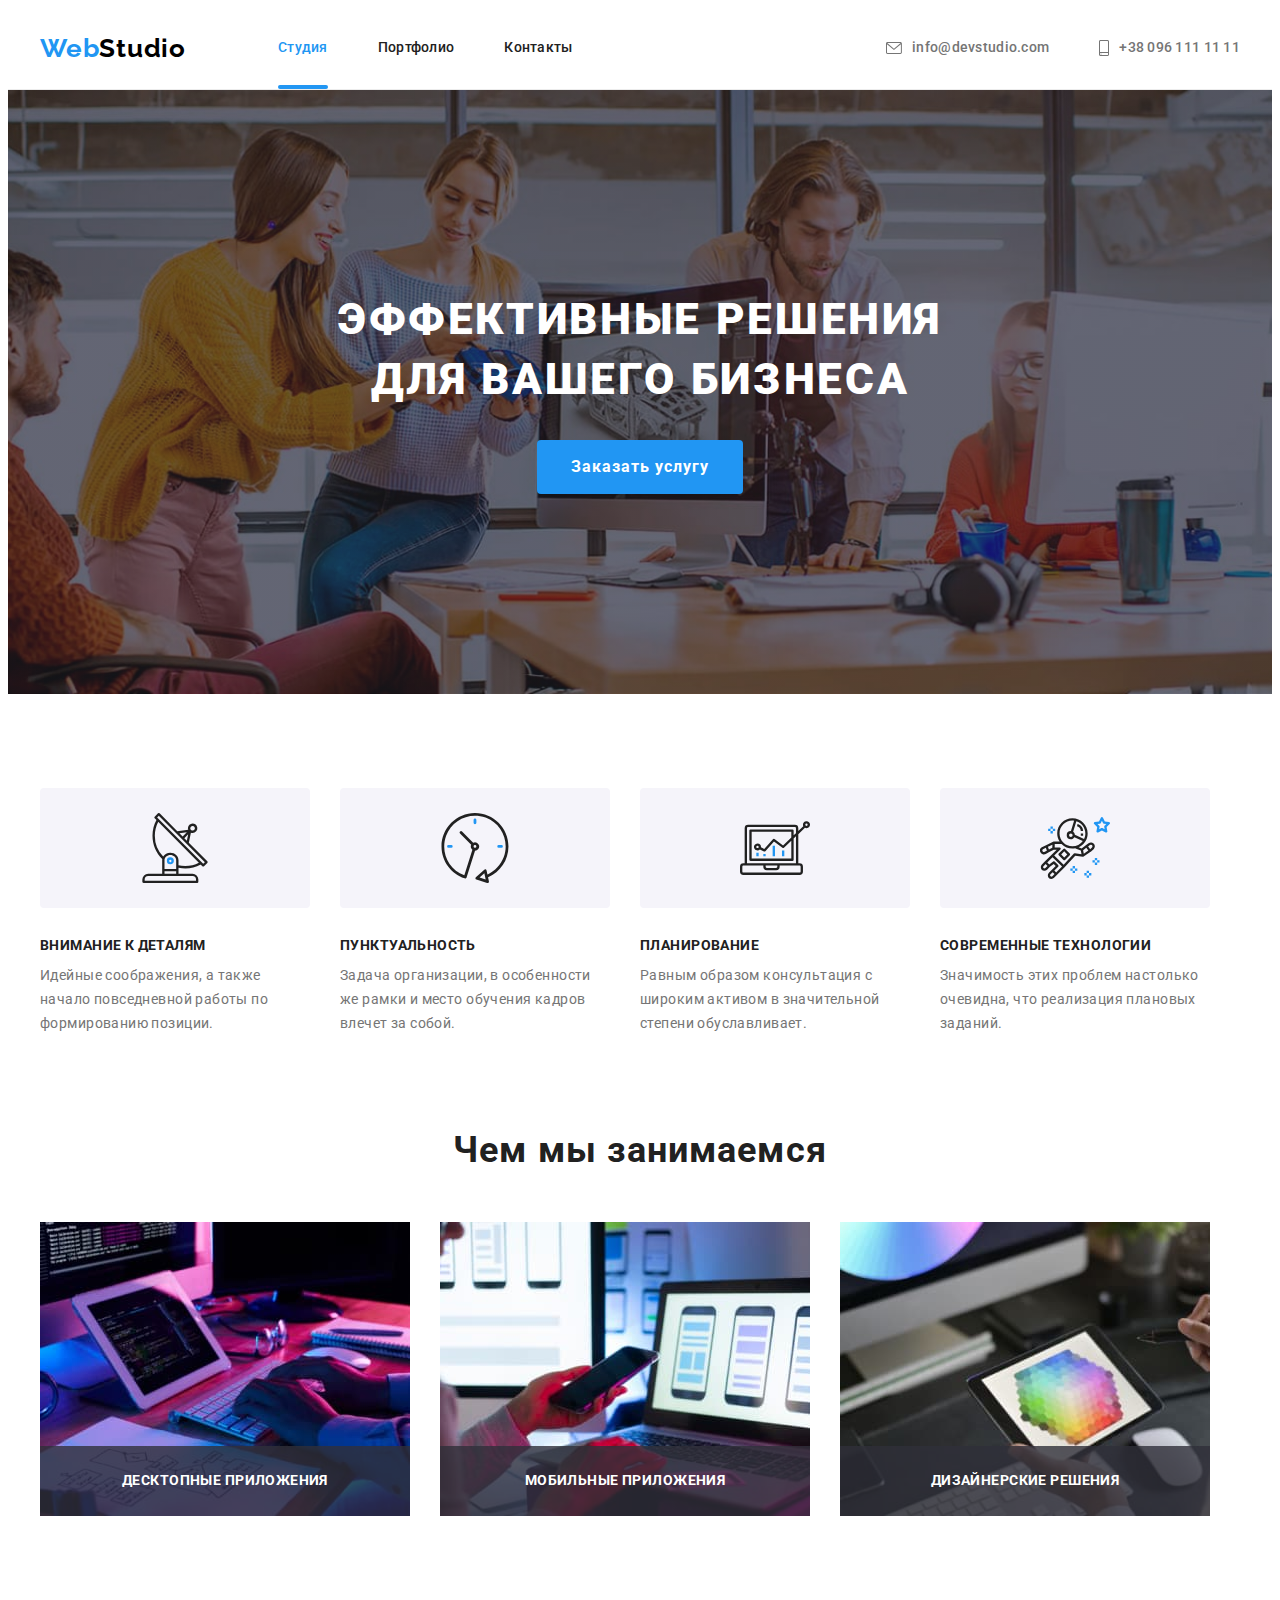
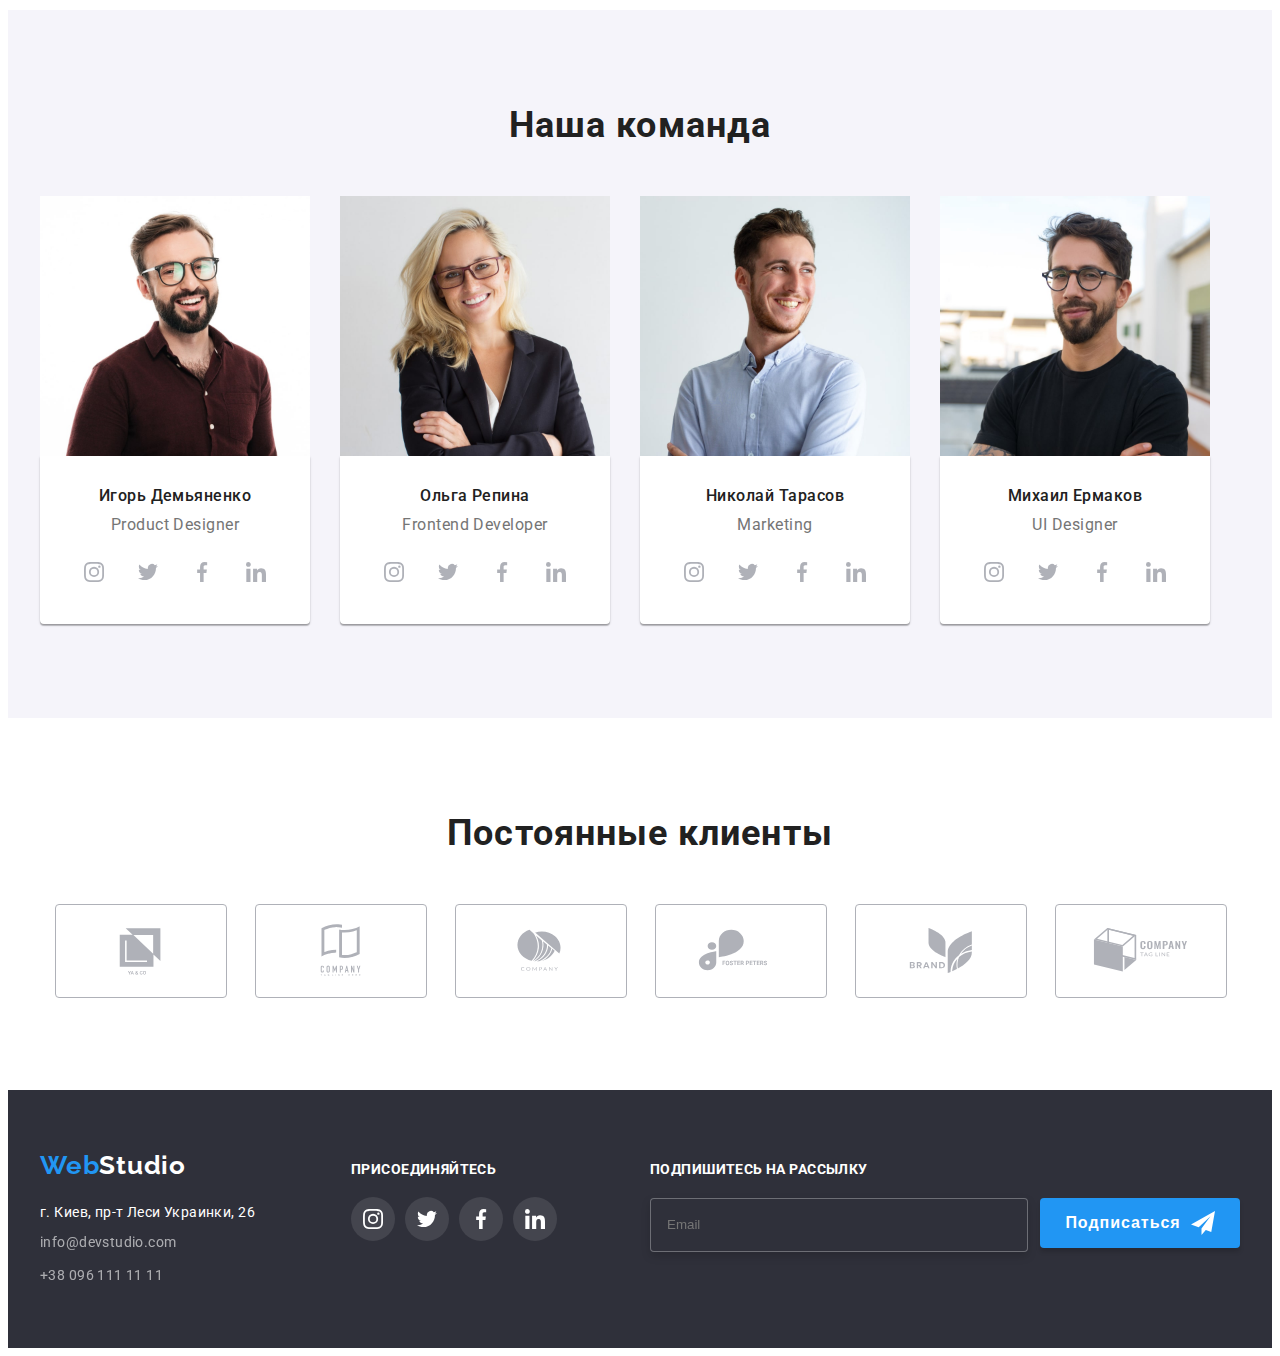
<file: index.html>
<!DOCTYPE html>
<html lang="ru">
  <head>
    <meta charset="UTF-8" />
    <meta http-equiv="X-UA-Compatible" content="IE=edge" />
    <meta name="viewport" content="width=, initial-scale=1.0" />
    <link rel="preconnect" href="https://fonts.googleapis.com" />
    <link rel="preconnect" href="https://fonts.gstatic.com" crossorigin />
    <link
      href="https://fonts.googleapis.com/css2?family=Raleway:wght@700&family=Roboto:wght@400;500;700;900&display=swap"
      rel="stylesheet"
    />
    <link
      rel="stylesheet"
      href="https://cdnjs.cloudflare.com/ajax/libs/modern-normalize/1.1.0/modern-normalize.min.css"
      integrity="sha512-wpPYUAdjBVSE4KJnH1VR1HeZfpl1ub8YT/NKx4PuQ5NmX2tKuGu6U/JRp5y+Y8XG2tV+wKQpNHVUX03MfMFn9Q=="
      crossorigin="anonymous"
      referrerpolicy="no-referrer"
    />
    <link rel="stylesheet" href="./css/styles.css" />
    <title>Студия</title>
  </head>
  <body>
    <header class="header">
      <div class="container">
        <a class="logo link" href="./index.html">Web<span class="header-logo">Studio</span> </a>
        <nav class="header-navigation">
          <ul class="header-list list">
            <li class="header-item">
              <a href="./index.html" class="header-link current link">Студия</a>
            </li>
            <li class="header-item">
              <a href="./portfolio.html" class="header-link link">Портфолио</a>
            </li>
            <li class="header-item">
              <a href="" class="header-link link">Контакты</a>
            </li>
          </ul>
        </nav>
        <ul class="header-contact list">
          <li class="header-contact-item">
            <a href="mailto:info@devstudio.com" class="header-contact-link link">
              <svg class="icon-nav" width="16px" height="12px">
                <use href="./images/sprite.svg#icon-envelope"></use>
              </svg>
              info@devstudio.com
            </a>
          </li>
          <li class="header-contact-item">
            <a href="tel:+380961111111" class="header-contact-link link"
              ><svg class="icon-nav" width="10px" height="16px">
                <use href="./images/sprite.svg#icon-smartphone"></use>
              </svg>
              +38 096 111 11 11</a
            >
          </li>
        </ul>
      </div>
    </header>
    <main>
      <section class="hero">
        <div class="container">
          <h1 class="hero-title">
            Эффективные решения <br />
            для вашего бизнеса
          </h1>
          <button type="button" class="hero-btn" data-modal-open>Заказать услугу</button>
        </div>
      </section>
      <section class="section">
        <div class="container">
          <h2 class="visually-hidden">Преимущество компании</h2>
          <ul class="features-list list">
            <li class="features-item">
              <div class="features-icon-container">
                <svg class="icon-features">
                  <use href="./images/sprite.svg#icon-antenna"></use>
                </svg>
              </div>
              <h3 class="features-title">Внимание к деталям</h3>
              <p class="features-text">
                Идейные соображения, а также начало повседневной работы по формированию позиции.
              </p>
            </li>
            <li class="features-item">
              <div class="features-icon-container">
                <svg class="icon-features">
                  <use href="./images/sprite.svg#icon-clock"></use>
                </svg>
              </div>
              <h3 class="features-title">Пунктуальность</h3>
              <p class="features-text">
                Задача организации, в особенности же рамки и место обучения кадров влечет за собой.
              </p>
            </li>
            <li class="features-item">
              <div class="features-icon-container">
                <svg class="icon-features">
                  <use href="./images/sprite.svg#icon-diagram"></use>
                </svg>
              </div>
              <h3 class="features-title">Планирование</h3>
              <p class="features-text">
                Равным образом консультация с широким активом в значительной степени обуславливает.
              </p>
            </li>
            <li class="features-item">
              <div class="features-icon-container">
                <svg class="icon-features">
                  <use href="./images/sprite.svg#icon-astronaut"></use>
                </svg>
              </div>
              <h3 class="features-title">Современные технологии</h3>
              <p class="features-text">
                Значимость этих проблем настолько очевидна, что реализация плановых заданий.
              </p>
            </li>
          </ul>
        </div>
      </section>
      <section class="about section">
        <div class="container">
          <h2 class="about-title title">Чем мы занимаемся</h2>
          <ul class="about-list list">
            <li class="about-item">
              <img src="./images/img-1.jpg" alt="Программирование" width="370" height="294" />
              <p class="about-text">Десктопные приложения</p>
            </li>
            <li class="about-item">
              <img src="./images/img-2.jpg" alt="Разработка" width="370" height="294" />
              <p class="about-text">Мобильные приложения</p>
            </li>
            <li class="about-item">
              <img src="./images/img-3.jpg" alt="Дизайн" width="370" height="294" />
              <p class="about-text">Дизайнерские решения</p>
            </li>
          </ul>
        </div>
      </section>
      <section class="team section">
        <div class="container">
          <h2 class="team-title title">Наша команда</h2>
          <ul class="team-list list">
            <li class="team-item">
              <img src="./images/team-card-1.jpg" alt="Игорь Демьяненко" width="270" height="260" />
              <div class="team-text-container">
                <h3 class="team-top-text">Игорь Демьяненко</h3>
                <p class="team-text">Product Designer</p>
                <div class="team-social">
                  <ul class="team-social-list list">
                    <li class="team-social-item">
                      <button type="button" class="team-social-button social">
                        <svg class="icon-team-social">
                          <use href="./images/sprite.svg#icon-instagram"></use>
                        </svg>
                      </button>
                    </li>
                    <li class="team-social-item">
                      <button type="button" class="team-social-button social">
                        <svg class="icon-team-social">
                          <use href="./images/sprite.svg#icon-twitter"></use>
                        </svg>
                      </button>
                    </li>
                    <li class="team-social-item">
                      <button type="button" class="team-social-button social">
                        <svg class="icon-team-social">
                          <use
                            href="./images/sprite.svg#icon-facebook"
                            width="20"
                            height="20"
                          ></use>
                        </svg>
                      </button>
                    </li>
                    <li class="team-social-item">
                      <button type="button" class="team-social-button social">
                        <svg class="icon-team-social">
                          <use
                            href="./images/sprite.svg#icon-linkedin"
                            width="20"
                            height="20"
                          ></use>
                        </svg>
                      </button>
                    </li>
                  </ul>
                </div>
              </div>
            </li>
            <li class="team-item">
              <img src="./images/team-card-2.jpg" alt="Ольга Репина" width="270" height="260" />
              <div class="team-text-container">
                <h3 class="team-top-text">Ольга Репина</h3>
                <p class="team-text">Frontend Developer</p>
                <div class="team-social">
                  <ul class="team-social-list list">
                    <li class="team-social-item">
                      <button type="button" class="team-social-button social">
                        <svg class="icon-team-social">
                          <use
                            href="./images/sprite.svg#icon-instagram"
                            width="20"
                            height="20"
                          ></use>
                        </svg>
                      </button>
                    </li>
                    <li class="team-social-item">
                      <button type="button" class="team-social-button social">
                        <svg class="icon-team-social">
                          <use href="./images/sprite.svg#icon-twitter"></use>
                        </svg>
                      </button>
                    </li>
                    <li class="team-social-item">
                      <button type="button" class="team-social-button social">
                        <svg class="icon-team-social">
                          <use
                            href="./images/sprite.svg#icon-facebook"
                            width="20"
                            height="20"
                          ></use>
                        </svg>
                      </button>
                    </li>
                    <li class="team-social-item">
                      <button type="button" class="team-social-button social">
                        <svg class="icon-team-social">
                          <use
                            href="./images/sprite.svg#icon-linkedin"
                            width="20"
                            height="20"
                          ></use>
                        </svg>
                      </button>
                    </li>
                  </ul>
                </div>
              </div>
            </li>
            <li class="team-item">
              <img src="./images/team-card-3.jpg" alt="Николай Тарасов" width="270" height="260" />
              <div class="team-text-container">
                <h3 class="team-top-text">Николай Тарасов</h3>
                <p class="team-text">Marketing</p>
                <div class="team-social">
                  <ul class="team-social-list list">
                    <li class="team-social-item">
                      <button type="button" class="team-social-button social">
                        <svg class="icon-team-social">
                          <use
                            href="./images/sprite.svg#icon-instagram"
                            width="20"
                            height="20"
                          ></use>
                        </svg>
                      </button>
                    </li>
                    <li class="team-social-item">
                      <button type="button" class="team-social-button social">
                        <svg class="icon-team-social">
                          <use href="./images/sprite.svg#icon-twitter"></use>
                        </svg>
                      </button>
                    </li>
                    <li class="team-social-item">
                      <button type="button" class="team-social-button social">
                        <svg class="icon-team-social">
                          <use
                            href="./images/sprite.svg#icon-facebook"
                            width="20"
                            height="20"
                          ></use>
                        </svg>
                      </button>
                    </li>
                    <li class="team-social-item">
                      <button type="button" class="team-social-button social">
                        <svg class="icon-team-social">
                          <use
                            href="./images/sprite.svg#icon-linkedin"
                            width="20"
                            height="20"
                          ></use>
                        </svg>
                      </button>
                    </li>
                  </ul>
                </div>
              </div>
            </li>
            <li class="team-item">
              <img src="./images/team-card-4.jpg" alt="Михаил Ермаков" width="270" height="260" />
              <div class="team-text-container">
                <h3 class="team-top-text">Михаил Ермаков</h3>
                <p class="team-text">UI Designer</p>
                <div class="team-social">
                  <ul class="team-social-list list">
                    <li class="team-social-item">
                      <button type="button" class="team-social-button social">
                        <svg class="icon-team-social">
                          <use
                            href="./images/sprite.svg#icon-instagram"
                            width="20"
                            height="20"
                          ></use>
                        </svg>
                      </button>
                    </li>
                    <li class="team-social-item">
                      <button type="button" class="team-social-button social">
                        <svg class="icon-team-social">
                          <use href="./images/sprite.svg#icon-twitter"></use>
                        </svg>
                      </button>
                    </li>
                    <li class="team-social-item">
                      <button type="button" class="team-social-button social">
                        <svg class="icon-team-social">
                          <use
                            href="./images/sprite.svg#icon-facebook"
                            width="20"
                            height="20"
                          ></use>
                        </svg>
                      </button>
                    </li>
                    <li class="team-social-item">
                      <button type="button" class="team-social-button social">
                        <svg class="icon-team-social">
                          <use
                            href="./images/sprite.svg#icon-linkedin"
                            width="20"
                            height="20"
                          ></use>
                        </svg>
                      </button>
                    </li>
                  </ul>
                </div>
              </div>
            </li>
          </ul>
        </div>
      </section>
      <section class="clients section">
        <div class="container">
          <h2 class="clients-title title">Постоянные клиенты</h2>
          <ul class="clients-list list">
            <li class="clients-item">
              <a href="" class="clients-link">
                <svg class="icon-clients">
                  <use href="./images/sprite.svg#icon-Logo-1"></use>
                </svg>
              </a>
            </li>
            <li class="clients-item">
              <a href="" class="clients-link">
                <svg class="icon-clients">
                  <use href="./images/sprite.svg#icon-Logo-2"></use>
                </svg>
              </a>
            </li>
            <li class="clients-item">
              <a href="" class="clients-link">
                <svg class="icon-clients">
                  <use href="./images/sprite.svg#icon-Logo-3"></use>
                </svg>
              </a>
            </li>
            <li class="clients-item">
              <a href="" class="clients-link">
                <svg class="icon-clients">
                  <use href="./images/sprite.svg#icon-Logo-4"></use>
                </svg>
              </a>
            </li>
            <li class="clients-item">
              <a href="" class="clients-link">
                <svg class="icon-clients">
                  <use href="./images/sprite.svg#icon-Logo-5"></use>
                </svg>
              </a>
            </li>
            <li class="clients-item">
              <a href="" class="clients-link">
                <svg class="icon-clients">
                  <use href="./images/sprite.svg#icon-Logo-6"></use>
                </svg>
              </a>
            </li>
          </ul>
        </div>
      </section>
    </main>
    <footer class="footer">
      <div class="container">
        <div class="footer-contact-container">
          <a href=" /" class="footer-logo logo link"
            >Web<span class="second-footer-logo">Studio</span></a
          >
          <address class="footer-address">
            <ul class="footer-list list">
              <li class="footer-adress-item">
                <a
                  href="https://goo.gl/maps/TyYvjvDMb3487e6Y6"
                  target="blank"
                  class="footer-adress-link link"
                  >г. Киев, пр-т Леси Украинки, 26</a
                >
              </li>
              <li class="footer-contact-item">
                <a href="mailto:info@devstudio.com" class="footer-link link">info@devstudio.com</a>
              </li>
              <li class="footer-contact-item">
                <a href="tel:+380961111111" class="footer-link link">+38 096 111 11 11</a>
              </li>
            </ul>
          </address>
        </div>
        <div class="join">
          <h3 class="join-title">присоединяйтесь</h3>
          <ul class="join-social-list list">
            <li class="join-social-item">
              <button type="button" class="join-social-button social">
                <svg class="icon-join-social">
                  <use href="./images/sprite.svg#icon-instagram"></use>
                </svg>
              </button>
            </li>
            <li class="join-social-item">
              <button type="button" class="join-social-button social">
                <svg class="icon-join-social">
                  <use href="./images/sprite.svg#icon-twitter"></use>
                </svg>
              </button>
            </li>
            <li class="join-social-item">
              <button type="button" class="join-social-button social">
                <svg class="icon-join-social">
                  <use href="./images/sprite.svg#icon-facebook"></use>
                </svg>
              </button>
            </li>
            <li class="join-social-item">
              <button type="button" class="join-social-button social">
                <svg class="icon-join-social">
                  <use href="./images/sprite.svg#icon-linkedin"></use>
                </svg>
              </button>
            </li>
          </ul>
        </div>
        <div class="subscribe">
          <p>Подпишитесь на рассылку</p>
          <form class="subscribe-form">
            <div class="subscribe-field">
              <input type="email" name="email" placeholder="Email" />
              <button type="submit" class="subscribe-btn">
                Подписаться
                <svg class="subscribe-icon">
                  <use href="./images/sprite.svg#icon-icon-send"></use>
                </svg>
              </button>
            </div>
          </form>
        </div>
      </div>
    </footer>
    <div class="backdrop is-hidden" data-modal>
      <div class="modal">
        <button type="button" class="modal-close-btn" data-modal-close>
          <svg class="icon-modal-close">
            <use href="./images/sprite.svg#icon-close"></use>
          </svg>
        </button>
        <p class="modal-title">Оставьте свои данные, мы вам перезвоним</p>
        <form class="modal-form">
          <div class="modal-field">
            <label class="modal-label" for="user-name">Имя</label>
            <div class="modal-input-wrap">
              <input type="name" class="modal-input" id="user-name" name="user-name" />

              <svg class="modal-icon" width="18" height="18">
                <use href="./images/sprite.svg#icon-person"></use>
              </svg>
            </div>
          </div>
          <div class="modal-field">
            <label class="modal-label" for="tel">Телефон</label>
            <div class="modal-input-wrap">
              <input type="tel" class="modal-input" id="tel" name="tel" />

              <svg class="modal-icon" width="18" height="18">
                <use href="./images/sprite.svg#icon-phone"></use>
              </svg>
            </div>
          </div>
          <div class="modal-field">
            <label class="modal-label" for="mail">Почта</label>
            <div class="modal-input-wrap">
              <input type="email" class="modal-input" id="mail" name="mail" />
              <svg class="modal-icon" width="18" height="18">
                <use href="./images/sprite.svg#icon-email"></use>
              </svg>
            </div>
          </div>
          <div class="modal-textarea">
            <label class="modal-label" for="comments">Комментарий</label>
            <textarea
              name="comments"
              id="comments"
              class="modal-comments"
              placeholder="Введите текст"
            ></textarea>
          </div>
          <div class="modal-checkbox-wrap">
            <input
              type="checkbox"
              class="input-check visually-hidden"
              id="input-check"
              name="policy"
            />
            <label class="check-label" for="input-check">
              <span>
                <svg class="check-icon" width="16" height="15">
                  <use href="./images/sprite.svg#icon-icon-check"></use>
                </svg>
              </span>
              Соглашаюсь с рассылкой и принимаю &nbsp<a href=""> Условия договора</a></label
            >
          </div>
          <button type="submit" class="modal-send-btn">Отправить</button>
        </form>
      </div>
    </div>
    <script src="./js/modal.js"></script>
  </body>
</html>
</file>
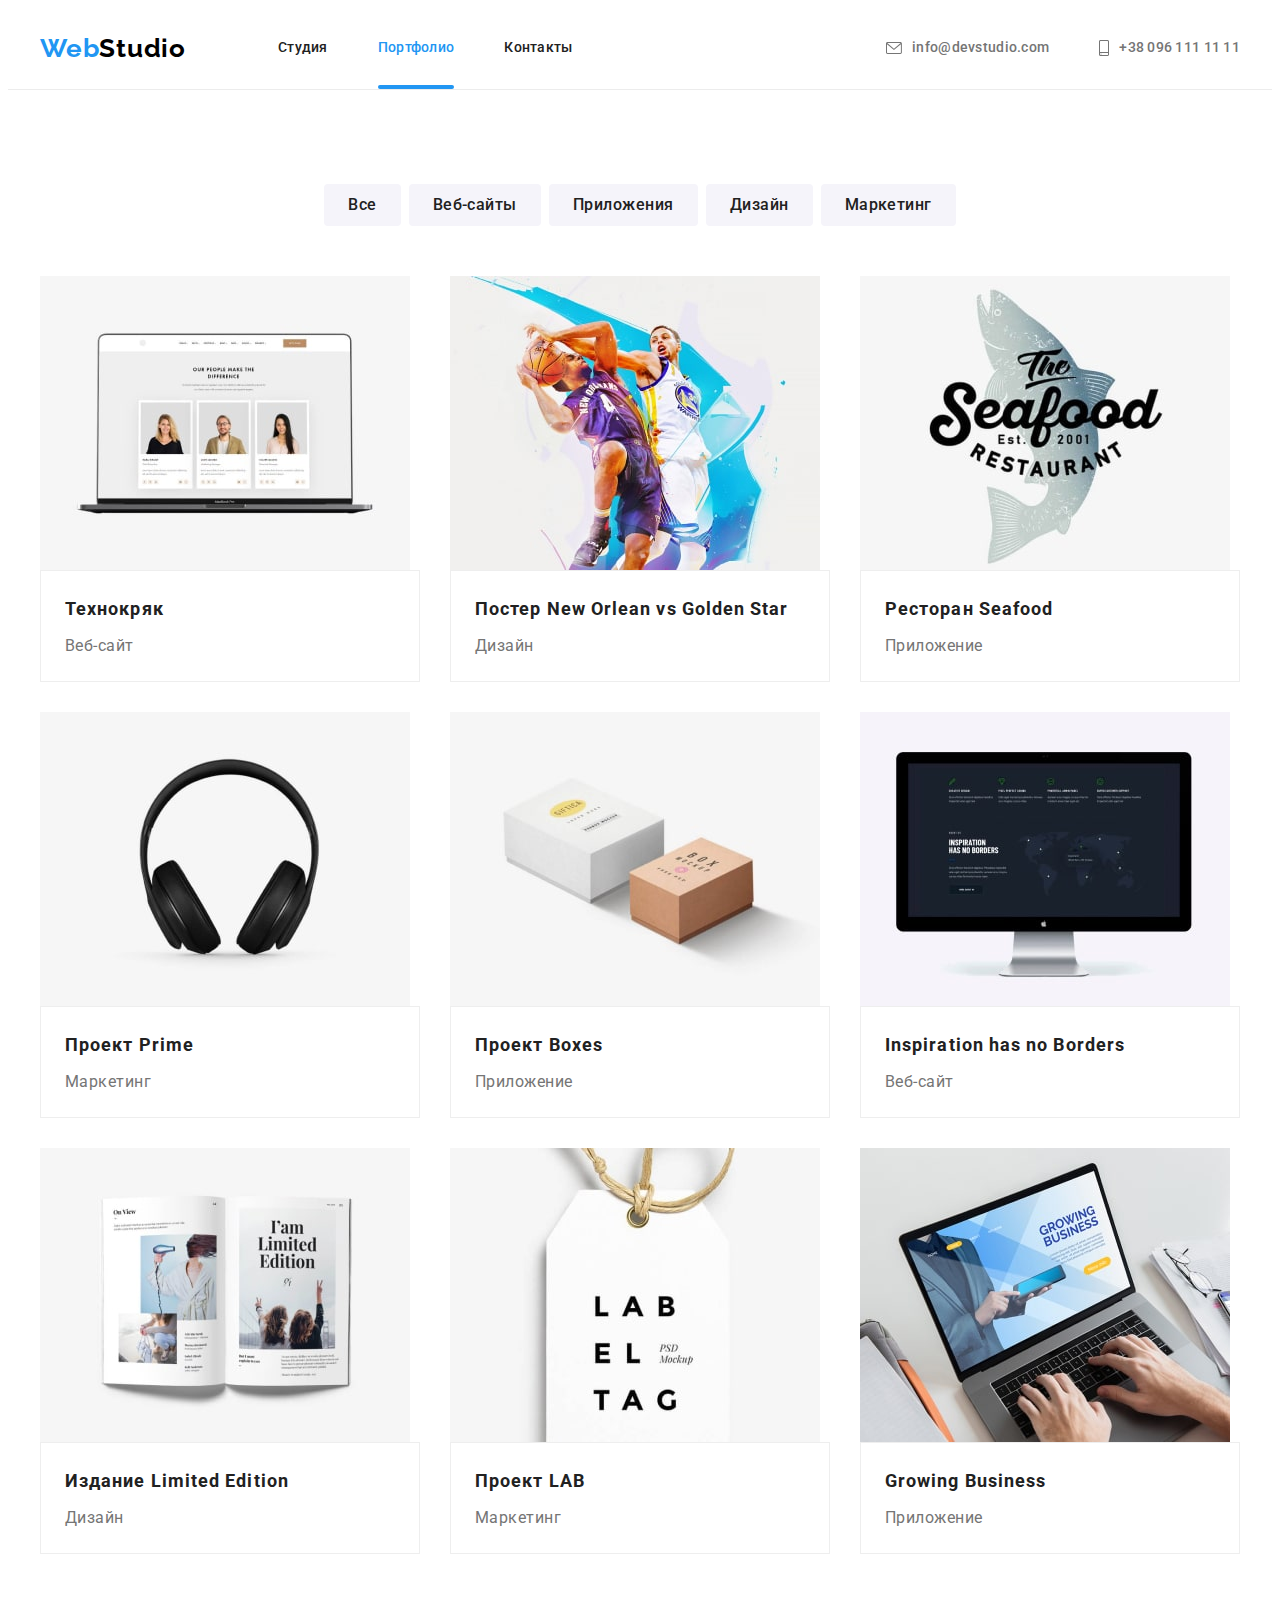
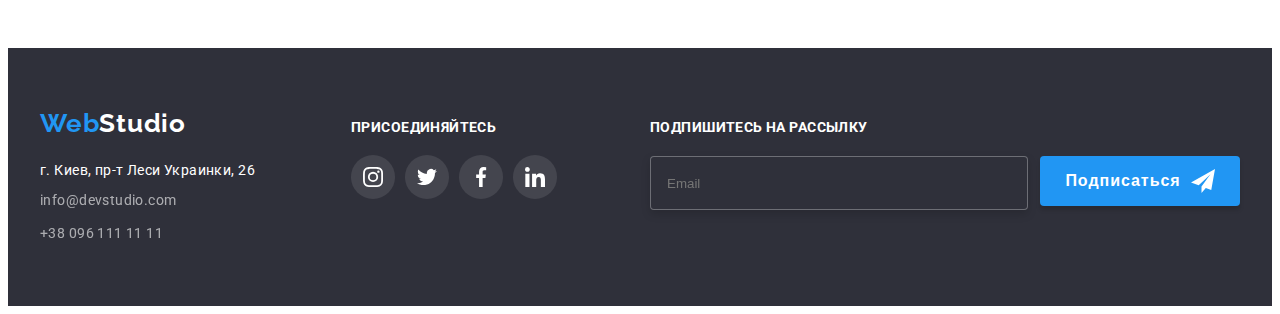
<file: portfolio.html>
<!DOCTYPE html>
<html lang="ru">
  <head>
    <meta charset="UTF-8" />
    <meta http-equiv="X-UA-Compatible" content="IE=edge" />
    <meta name="viewport" content="width=, initial-scale=1.0" />
    <title>Портфолио</title>
    <link rel="preconnect" href="https://fonts.googleapis.com" />
    <link rel="preconnect" href="https://fonts.gstatic.com" crossorigin />
    <link
      href="https://fonts.googleapis.com/css2?family=Raleway:wght@700&family=Roboto:wght@400;500;700;900&display=swap"
      rel="stylesheet"
    />
    <link
      rel="stylesheet"
      href="https://cdnjs.cloudflare.com/ajax/libs/modern-normalize/1.1.0/modern-normalize.min.css"
      integrity="sha512-wpPYUAdjBVSE4KJnH1VR1HeZfpl1ub8YT/NKx4PuQ5NmX2tKuGu6U/JRp5y+Y8XG2tV+wKQpNHVUX03MfMFn9Q=="
      crossorigin="anonymous"
      referrerpolicy="no-referrer"
    />
    <link rel="stylesheet" href="./css/styles.css" />
  </head>
  <body>
    <header class="header">
      <div class="container">
        <a class="logo link" href="./index.html">Web<span class="header-logo">Studio</span> </a>
        <nav class="header-navigation">
          <ul class="header-list list">
            <li class="header-item">
              <a href="./index.html" class="header-link link">Студия</a>
            </li>
            <li class="header-item">
              <a href="./portfolio.html" class="header-link current link">Портфолио</a>
            </li>
            <li class="header-item">
              <a href="" class="header-link link">Контакты</a>
            </li>
          </ul>
        </nav>
        <ul class="header-contact list">
          <li class="header-contact-item">
            <a href="mailto:info@devstudio.com" class="header-contact-link link">
              <svg class="icon-nav" width="16px" height="12px">
                <use href="./images/sprite.svg#icon-envelope"></use>
              </svg>
              info@devstudio.com
            </a>
          </li>
          <li class="header-contact-item">
            <a href="tel:+380961111111" class="header-contact-link link"
              ><svg class="icon-nav" width="10px" height="16px">
                <use href="./images/sprite.svg#icon-smartphone"></use>
              </svg>
              +38 096 111 11 11</a
            >
          </li>
        </ul>
      </div>
    </header>
    <main>
      <section class="portfolio section">
        <div class="container">
          <h2 class="visually-hidden">Портфолио</h2>
          <ul class="portfolio-btn-list list">
            <li class="portfolio-btn-item">
              <button type="button" class="portfolio-btn">Все</button>
            </li>
            <li class="portfolio-btn-item">
              <button type="button" class="portfolio-btn">Веб-сайты</button>
            </li>
            <li class="portfolio-btn-item">
              <button type="button" class="portfolio-btn">Приложения</button>
            </li>
            <li class="portfolio-btn-item">
              <button type="button" class="portfolio-btn">Дизайн</button>
            </li>
            <li class="portfolio-btn-item">
              <button type="button" class="portfolio-btn">Маркетинг</button>
            </li>
          </ul>
          <ul class="portfolio-list list">
            <li class="portfolio-item">
              <a href="" class="portfolio-link link">
                <div class="portfolio-wrap">
                  <img src="./images/portfolio-1.jpg" alt="Веб-сайт" width="370" height="294" />
                  <div class="portfolio-description">
                    Ресурс предлагает комплексные предложения с разным уровнем функционала и
                    сервисов. Все это позволит посетителю получить исчерпывающие сведения <br />
                    о компании или частном лице.
                  </div>
                </div>
                <div class="container-portfolio-text">
                  <h3 class="portfolio-top-text">Технокряк</h3>
                  <p class="portfolio-text">Веб-сайт</p>
                </div>
              </a>
            </li>
            <li class="portfolio-item">
              <a href="" class="portfolio-link link">
                <div class="portfolio-wrap">
                  <img src="./images/portfolio-2.jpg" alt="Дизайн" width="370" height="294" />
                  <div class="portfolio-description">
                    Ресурс предлагает комплексные предложения с разным уровнем функционала и
                    сервисов. Все это позволит посетителю получить исчерпывающие сведения <br />
                    о компании или частном лице.
                  </div>
                </div>
                <div class="container-portfolio-text">
                  <h3 class="portfolio-top-text">Постер New Orlean vs Golden Star</h3>
                  <p class="portfolio-text">Дизайн</p>
                </div>
              </a>
            </li>
            <li class="portfolio-item">
              <a href="" class="portfolio-link link">
                <div class="portfolio-wrap">
                  <img src="./images/portfolio-3.jpg" alt="Приложение" width="370" height="294" />
                  <div class="portfolio-description">
                    Ресурс предлагает комплексные предложения с разным уровнем функционала и
                    сервисов. Все это позволит посетителю получить исчерпывающие сведения <br />
                    о компании или частном лице.
                  </div>
                </div>
                <div class="container-portfolio-text">
                  <h3 class="portfolio-top-text">Ресторан Seafood</h3>
                  <p class="portfolio-text">Приложение</p>
                </div>
              </a>
            </li>
            <li class="portfolio-item">
              <a href="" class="portfolio-link link">
                <div class="portfolio-wrap">
                  <img src="./images/portfolio-4.jpg" alt="Маркетинг" width="370" height="294" />
                  <div class="portfolio-description">
                    Ресурс предлагает комплексные предложения с разным уровнем функционала и
                    сервисов. Все это позволит посетителю получить исчерпывающие сведения <br />
                    о компании или частном лице.
                  </div>
                </div>
                <div class="container-portfolio-text">
                  <h3 class="portfolio-top-text">Проект Prime</h3>
                  <p class="portfolio-text">Маркетинг</p>
                </div>
              </a>
            </li>
            <li class="portfolio-item">
              <a href="" class="portfolio-link link">
                <div class="portfolio-wrap">
                  <img src="./images/portfolio-5.jpg" alt="Приложение" width="370" height="294" />
                  <div class="portfolio-description">
                    Ресурс предлагает комплексные предложения с разным уровнем функционала и
                    сервисов. Все это позволит посетителю получить исчерпывающие сведения <br />
                    о компании или частном лице.
                  </div>
                </div>
                <div class="container-portfolio-text">
                  <h3 class="portfolio-top-text">Проект Boxes</h3>
                  <p class="portfolio-text">Приложение</p>
                </div>
              </a>
            </li>
            <li class="portfolio-item">
              <a href="" class="portfolio-link link">
                <div class="portfolio-wrap">
                  <img src="./images/portfolio-6.jpg" alt="Веб-сайт" width="370" height="294" />
                  <div class="portfolio-description">
                    Ресурс предлагает комплексные предложения с разным уровнем функционала и
                    сервисов. Все это позволит посетителю получить исчерпывающие сведения <br />
                    о компании или частном лице.
                  </div>
                </div>
                <div class="container-portfolio-text">
                  <h3 class="portfolio-top-text">Inspiration has no Borders</h3>
                  <p class="portfolio-text">Веб-сайт</p>
                </div>
              </a>
            </li>
            <li class="portfolio-item">
              <a href="" class="portfolio-link link">
                <div class="portfolio-wrap">
                  <img src="./images/portfolio-7.jpg" alt="Дизайн" width="370" height="294" />
                  <div class="portfolio-description">
                    Ресурс предлагает комплексные предложения с разным уровнем функционала и
                    сервисов. Все это позволит посетителю получить исчерпывающие сведения <br />
                    о компании или частном лице.
                  </div>
                </div>
                <div class="container-portfolio-text">
                  <h3 class="portfolio-top-text">Издание Limited Edition</h3>
                  <p class="portfolio-text">Дизайн</p>
                </div>
              </a>
            </li>
            <li class="portfolio-item">
              <a href="" class="portfolio-link link">
                <div class="portfolio-wrap">
                  <img src="./images/portfolio-8.jpg" alt="Маркетинг" width="370" height="294" />
                  <div class="portfolio-description">
                    Ресурс предлагает комплексные предложения с разным уровнем функционала и
                    сервисов. Все это позволит посетителю получить исчерпывающие сведения <br />
                    о компании или частном лице.
                  </div>
                </div>
                <div class="container-portfolio-text">
                  <h3 class="portfolio-top-text">Проект LAB</h3>
                  <p class="portfolio-text">Маркетинг</p>
                </div>
              </a>
            </li>
            <li class="portfolio-item">
              <a href="" class="portfolio-link link">
                <div class="portfolio-wrap">
                  <img src="./images/portfolio-9.jpg" alt="Приложение" width="370" height="294" />
                  <div class="portfolio-description">
                    Ресурс предлагает комплексные предложения с разным уровнем функционала и
                    сервисов. Все это позволит посетителю получить исчерпывающие сведения <br />
                    о компании или частном лице.
                  </div>
                </div>
                <div class="container-portfolio-text">
                  <h3 class="portfolio-top-text">Growing Business</h3>
                  <p class="portfolio-text">Приложение</p>
                </div>
              </a>
            </li>
          </ul>
        </div>
      </section>
    </main>
    <footer class="footer">
      <div class="container">
        <div class="footer-contact-container">
          <a href=" /" class="footer-logo logo link"
            >Web<span class="second-footer-logo">Studio</span></a
          >
          <address class="footer-address">
            <ul class="footer-list list">
              <li class="footer-adress-item">
                <a
                  href="https://goo.gl/maps/TyYvjvDMb3487e6Y6"
                  target="blank"
                  class="footer-adress-link link"
                  >г. Киев, пр-т Леси Украинки, 26</a
                >
              </li>
              <li class="footer-contact-item">
                <a href="mailto:info@devstudio.com" class="footer-link link">info@devstudio.com</a>
              </li>
              <li class="footer-contact-item">
                <a href="tel:+380961111111" class="footer-link link">+38 096 111 11 11</a>
              </li>
            </ul>
          </address>
        </div>
        <div class="join">
          <h3 class="join-title">присоединяйтесь</h3>
          <ul class="join-social-list list">
            <li class="join-social-item">
              <button type="button" class="join-social-button social">
                <svg class="icon-join-social">
                  <use href="./images/sprite.svg#icon-instagram"></use>
                </svg>
              </button>
            </li>
            <li class="join-social-item">
              <button type="button" class="join-social-button social">
                <svg class="icon-join-social">
                  <use href="./images/sprite.svg#icon-twitter"></use>
                </svg>
              </button>
            </li>
            <li class="join-social-item">
              <button type="button" class="join-social-button social">
                <svg class="icon-join-social">
                  <use href="./images/sprite.svg#icon-facebook"></use>
                </svg>
              </button>
            </li>
            <li class="join-social-item">
              <button type="button" class="join-social-button social">
                <svg class="icon-join-social">
                  <use href="./images/sprite.svg#icon-linkedin"></use>
                </svg>
              </button>
            </li>
          </ul>
        </div>
        <div class="subscribe">
          <p>Подпишитесь на рассылку</p>
          <form class="subscribe-form">
            <div class="subscribe-field">
              <input type="email" name="email" placeholder="Email" />
              <button type="submit" class="subscribe-btn">
                Подписаться
                <svg class="subscribe-icon">
                  <use href="./images/sprite.svg#icon-icon-send"></use>
                </svg>
              </button>
            </div>
          </form>
        </div>
      </div>
    </footer>
  </body>
</html>
</file>
<file: css/styles.css>
:root {
  --title: #212121;
  --white-title: #ffffff;
  --main-text: #757575;
  --accent: #2196f3;
  --active-btn-color: #2196f3;
  --active-btn-text: #ffffff;
  --unactive-btn-bg: #f5f4fa;
  --unactive-btn-text: #212121;
  --background: #2f303a;
  --second-bg: #f5f4fa;
  --social-btn-bg-frst: #ffffff;
  --social-btn-fill-frst: #afb1b8;
  --clients-icon: #afb1b8;
  --social-btn-bg-scnd: rgba(255, 255, 255, 0.1);
  --social-btn-fill-scnd: #ffffff;
  --modal-bg: #ffffff;
  --scnd-active-btn-bg: #188ce8;
}

body {
  font-family: Roboto, sans-serif;
  color: #212121;
}

h1,
h2,
h3,
h4,
h5,
h6,
p {
  margin: 0;
}

ul,
ol {
  margin: 0;
  padding-left: 0;
}
button {
  cursor: pointer;
}

img {
  display: block;
  max-width: 100%;
}

.container {
  width: 1200px;
  padding-left: 15px;
  padding-right: 15px;
  margin: 0 auto;
}

.section {
  padding-top: 94px;
  padding-bottom: 94px;
}
.link {
  text-decoration: none;
}

.list {
  list-style: none;
}

.header-link.current {
  color: var(--accent);
  position: relative;
}

.header-link.current::after {
  content: '';
  position: absolute;
  width: 100%;
  height: 4px;
  background: var(--accent);
  bottom: -1px;
  left: 0;
  border-radius: 2px;
}

.visually-hidden {
  position: absolute;
  white-space: nowrap;
  width: 1px;
  height: 1px;
  overflow: hidden;
  border: 0;
  padding: 0;
  clip: rect(0 0 0 0);
  clip-path: inset(50%);
  margin: -1px;
}

.title {
  font-weight: 700;
  font-size: 36px;
  line-height: 1.17;
  text-align: center;
  letter-spacing: 0.03em;
  margin-bottom: 50px;
}

.social {
  display: flex;
  align-items: center;
  justify-content: center;
  width: 44px;
  height: 44px;
  border-radius: 50%;
  border-color: transparent;
  padding: 0;
}
/* ---------------------HEADER--------------------- */

.header {
  border-bottom: 1px solid #ececec;
}

.logo {
  font-family: Raleway, sans-serif;
  font-weight: 700;
  font-size: 26px;
  line-height: 1.19;
  letter-spacing: 0.03em;
  color: var(--accent);
  margin-right: 92px;
  padding-top: 25px;
  padding-bottom: 25px;
}
.header-logo {
  color: #000;
}

.header .container {
  display: flex;
  align-items: center;
}

.header-list {
  display: flex;
}

.header-item:not(:last-child) {
  margin-right: 50px;
}
.header-link {
  font-weight: 500;
  font-size: 14px;
  line-height: 1.14;
  letter-spacing: 0.02em;
  color: var(--title);
  padding-top: 32px;
  padding-bottom: 32px;
  display: block;
  transition: color 250ms cubic-bezier(0.4, 0, 0.2, 1);
}

.header-link:hover,
.header-link:focus,
.header-contact-link:hover,
.header-contact-link:focus {
  color: var(--accent);
  fill: currentColor;
}

.header-contact-link {
  display: flex;
  align-items: center;
  font-weight: 500;
  font-size: 14px;
  line-height: 1.14;
  letter-spacing: 0.02em;
  color: var(--main-text);
  transition: color 250ms cubic-bezier(0.4, 0, 0.2, 1);
}

.header-contact {
  display: flex;
  margin-left: auto;
  padding-top: 32px;
  padding-bottom: 32px;
}

.header-contact-item:not(:last-child) {
  margin-right: 50px;
}

.icon-nav {
  margin-right: 10px;
  fill: currentColor;
}

/* ---------------------HERO--------------------- */

.hero {
  text-align: center;
  padding-top: 200px;
  padding-bottom: 200px;
  background-color: var(--background);
  max-width: 1600px;
  background-image: linear-gradient(rgba(47, 48, 58, 0.4), rgba(47, 48, 58, 0.4)),
    url(../images/hero-bg.jpg);
  background-repeat: no-repeat;
  background-position: center;
  margin-left: auto;
  margin-right: auto;
  background-size: cover;
}

.hero-title {
  font-weight: 900;
  font-size: 44px;
  line-height: 1.36;
  text-align: center;
  letter-spacing: 0.06em;
  text-transform: uppercase;
  color: var(--white-title);
  margin-bottom: 30px;
}
.hero-btn {
  font-family: inherit;
  font-weight: 700;
  font-size: 16px;
  line-height: 1.88;
  align-items: center;
  text-align: center;
  letter-spacing: 0.06em;
  color: var(--active-btn-text);
  background-color: var(--active-btn-color);
  padding: 10px 32px;
  border-radius: 4px;
  border-color: transparent;
  transition: background-color 250ms cubic-bezier(0.4, 0, 0.2, 1);
}
.hero-btn:hover,
.hero-btn:focus {
  background-color: var(--scnd-active-btn-bg);
}

/* ---------------------FEATURES--------------------- */

.features-title {
  font-weight: 700;
  font-size: 14px;
  line-height: 1.14;
  letter-spacing: 0.03em;
  text-transform: uppercase;
  color: var(--title);
  margin-bottom: 10px;
}
.features-text {
  font-size: 14px;
  line-height: 1.71;
  letter-spacing: 0.03em;
  color: var(--main-text);
}

.features-list {
  display: flex;
}

.features-icon-list {
  display: flex;
  margin-bottom: 30px;
}

.features-item {
  width: 270px;
}

.features-item:not(:last-child) {
  margin-right: 30px;
}

.features-icon-container {
  background-color: var(--second-bg);
  border-radius: 4px;
  margin-bottom: 30px;
  display: flex;
  width: 270px;
  height: 120px;
  align-items: center;
  justify-content: center;
}

.icon-features {
  width: 70px;
  height: 70px;
}

/* ---------------------ABOUT--------------------- */
.about {
  padding-top: 0;
}

.about-list {
  display: flex;
}

.about-item:not(:last-child) {
  margin-right: 30px;
}

.about-item {
  width: 370px;
  position: relative;
}

.about-text {
  position: absolute;
  bottom: 0;
  display: flex;
  justify-content: center;
  align-items: center;
  width: 370px;
  height: 70px;
  background: rgba(47, 48, 58, 0.8);
  font-weight: 700;
  font-size: 14px;
  line-height: 1.14;
  text-align: center;
  letter-spacing: 0.03em;
  text-transform: uppercase;
  color: #ffffff;
}

/* ---------------------TEAM--------------------- */

.team {
  background-color: var(--second-bg);
}

.team-top-text {
  font-weight: 500;
  font-size: 16px;
  line-height: 1.19;
  text-align: center;
  letter-spacing: 0.03em;
  color: var(--title);
  margin-bottom: 10px;
}
.team-text {
  font-size: 16px;
  line-height: 1.19;
  text-align: center;
  letter-spacing: 0.03em;
  color: var(--main-text);
  margin-bottom: 16px;
}

.team-list {
  display: flex;
}

.team-item:not(:last-child) {
  margin-right: 30px;
}

.team-text-container {
  padding-top: 30px;
  padding-bottom: 30px;
  background-color: var(--white-title);
  box-shadow: 0px 1px 3px rgba(0, 0, 0, 0.12), 0px 1px 1px rgba(0, 0, 0, 0.14),
    0px 2px 1px rgba(0, 0, 0, 0.2);
  border-radius: 0px 0px 4px 4px;
}

.team-item {
  width: 270px;
}

.team-social-list {
  display: flex;
  justify-content: center;
}

.team-social-button {
  background-color: var(--social-btn-bg-frst);
  fill: var(--social-btn-fill-frst);
  transition: background-color 250ms cubic-bezier(0.4, 0, 0.2, 1),
    fill 250ms cubic-bezier(0.4, 0, 0.2, 1);
}

.team-social-item:not(:last-child) {
  margin-right: 10px;
}

.icon-team-social {
  width: 20px;
  height: 20px;
}

.team-social-button:hover,
.team-social-button:focus {
  background-color: var(--active-btn-color);
  fill: var(--active-btn-text);
}

/* ---------------------CLIENTS--------------------- */

.clients-list {
  display: flex;
  justify-content: center;
}

.clients-item:not(:last-child) {
  margin-right: 30px;
}

.clients-item {
  width: 170px;
  height: 92px;
}
.clients-link {
  width: 100%;
  height: 100%;
  border: 1px solid var(--clients-icon);
  border-radius: 4px;
  display: flex;
  justify-content: center;
  align-items: center;
  fill: var(--clients-icon);
  transition: border-color 250ms cubic-bezier(0.4, 0, 0.2, 1),
    fill 250ms cubic-bezier(0.4, 0, 0.2, 1);
}

.icon-clients {
  width: 106px;
  height: 60px;
}

.clients-link:hover,
.clients-link:focus {
  border-color: var(--accent);
  fill: var(--accent);
}

/* ---------------------FOOTER--------------------- */

.footer {
  background-color: var(--background);
  padding-top: 60px;
  padding-bottom: 60px;
}

.second-footer-logo {
  color: var(--white-title);
}

.footer .container {
  display: flex;
  align-items: baseline;
}
.footer-contact-container {
  margin-right: 70px;
  flex-grow: 1;
}

.footer-logo {
  display: flex;
  margin-bottom: 20px;
  padding: 0;
  margin-right: 0;
}

.footer-adress-link {
  font-style: normal;
  font-size: 14px;
  line-height: 1.71;
  letter-spacing: 0.03em;
  color: var(--white-title);
  transition: color 250ms cubic-bezier(0.4, 0, 0.2, 1);
}

.footer-link {
  font-style: normal;
  font-size: 14px;
  line-height: 1.71;
  letter-spacing: 0.03em;
  color: var(--white-title);
  opacity: 60%;
  transition: color 250ms cubic-bezier(0.4, 0, 0.2, 1);
}

.footer-adress-link:hover,
.footer-adress-link:focus,
.footer-link:hover,
.footer-link:focus {
  color: var(--accent);
}

.footer-adress-item {
  margin-bottom: 6px;
}

.footer-contact-item:not(:last-child) {
  margin-bottom: 9px;
}

/* JOIN */

.join {
  display: block;
  margin-right: 93px;
}
.join-social-list {
  display: flex;
}

.join-title {
  font-weight: 700;
  font-size: 14px;
  line-height: 1, 14;
  letter-spacing: 0.03em;
  text-transform: uppercase;
  color: var(--white-title);
  margin-bottom: 20px;
}

.icon-join-social {
  width: 20px;
  height: 20px;
}

.join-social-button {
  background-color: var(--social-btn-bg-scnd);
  fill: var(--social-btn-fill-scnd);
  transition: background-color 250ms cubic-bezier(0.4, 0, 0.2, 1);
}

.join-social-button:hover,
.join-social-button:focus {
  background-color: var(--active-btn-color);
}

.join-social-item:not(:last-child) {
  margin-right: 10px;
}

/* SUBSCRIBE */

.subscribe p {
  font-weight: 700;
  font-size: 14px;
  line-height: 1.14;
  letter-spacing: 0.03em;
  text-transform: uppercase;
  color: var(--white-title);
  margin-bottom: 20px;
}

.subscribe-field {
  display: flex;
}

.subscribe-field input {
  width: 358px;
  height: 50px;
  background-color: var(--background);
  border: 1px solid rgba(255, 255, 255, 0.3);
  border-radius: 4px;
  filter: drop-shadow(0px 4px 4px rgba(0, 0, 0, 0.15));
  padding-left: 16px;
  color: var(--white-title);
  margin-right: 12px;
  transition: border-color 250ms cubic-bezier(0.4, 0, 0.2, 1);
}

.subscribe-field input:focus {
  border-color: var(--accent);
  outline: none;
}

.subscribe-btn {
  width: 200px;
  height: 50px;
  font-weight: 700;
  font-size: 16px;
  line-height: 1.88;
  color: var(--active-btn-text);
  background-color: var(--active-btn-color);
  letter-spacing: 0.06em;
  box-shadow: 0px 4px 4px rgba(0, 0, 0, 0.15);
  border-radius: 4px;
  border-color: transparent;
  transition: background-color 250ms cubic-bezier(0.4, 0, 0.2, 1);
  display: flex;
  align-items: center;
  justify-content: center;
}

.subscribe-icon {
  height: 24px;
  width: 24px;
  margin-left: 10px;
}

.subscribe-btn:hover,
.subscribe-btn:focus {
  background-color: var(--scnd-active-btn-bg);
}

/* ---------------------PORTFOLIO-------------------- */

.portfolio-btn {
  font-family: inherit;
  font-weight: 500;
  font-size: 16px;
  line-height: 1.62;
  text-align: center;
  letter-spacing: 0.03em;
  color: var(--unactive-btn-text);
  background-color: var(--unactive-btn-bg);
  padding: 6px 22px;
  border-radius: 4px;
  border-color: transparent;
  transition: background-color 250ms cubic-bezier(0.4, 0, 0.2, 1),
    color 250ms cubic-bezier(0.4, 0, 0.2, 1), box-shadow 250ms cubic-bezier(0.4, 0, 0.2, 1);
}
.portfolio-btn:hover,
.portfolio-btn:focus {
  color: var(--active-btn-text);
  background-color: var(--active-btn-color);
  box-shadow: 0px 3px 1px rgba(0, 0, 0, 0.1), 0px 1px 2px rgba(0, 0, 0, 0.08),
    0px 2px 2px rgba(0, 0, 0, 0.12);
}

.portfolio-btn-list {
  display: flex;
  justify-content: center;
  margin-bottom: 50px;
}

.portfolio-btn-item:not(:last-child) {
  margin-right: 8px;
}

.container-portfolio-text {
  border: 1px solid #eeeeee;
  padding: 20px 24px;
}

.portfolio-top-text {
  font-weight: 700;
  font-size: 18px;
  line-height: 2;
  letter-spacing: 0.06em;
  color: var(--title);
  margin-bottom: 4px;
}
.portfolio-text {
  font-size: 16px;
  line-height: 1.88;
  letter-spacing: 0.03em;
  color: var(--main-text);
}

.portfolio-list {
  display: flex;
  flex-wrap: wrap;
}

.portfolio-item {
  width: calc((100% - 60px) / 3);
  margin-right: 30px;
  margin-bottom: 30px;
  cursor: pointer;
}

.portfolio-item:nth-child(3n) {
  margin-right: 0;
}

.portfolio-item:nth-last-child(-n + 3) {
  margin-bottom: 0;
}

.portfolio-link {
  display: block;
  transition: box-shadow 250ms cubic-bezier(0.4, 0, 0.2, 1);
}
.portfolio-link:hover,
.portfolio-link:focus {
  box-shadow: 0px 1px 1px rgba(0, 0, 0, 0.12), 0px 4px 4px rgba(0, 0, 0, 0.06),
    1px 4px 6px rgba(0, 0, 0, 0.16);
}

.portfolio-wrap {
  position: relative;
  overflow: hidden;
}

.portfolio-description {
  position: absolute;
  transform: translateY(0);
  transition: transform 250ms cubic-bezier(0.4, 0, 0.2, 1);
  width: 100%;
  height: 100%;
  font-size: 18px;
  line-height: 1.55;
  letter-spacing: 0.03em;
  color: var(--white-title);
  background: rgba(33, 150, 243, 0.9);
  padding: 63px 24px;
}

.portfolio-link:hover .portfolio-description,
.portfolio-link:focus .portfolio-description {
  transform: translateY(-100%);
}

/* ---------------------MODAL-------------------- */

.backdrop {
  position: fixed;
  top: 0;
  left: 0;
  width: 100%;
  height: 100%;
  background-color: rgba(0, 0, 0, 0.2);
  opacity: 1;
  transition: opacity 300ms cubic-bezier(0.4, 0, 0.2, 1);
}

.backdrop.is-hidden .modal {
  transform: translate(-50%, -50%) scale(1.3);
}

.modal {
  position: absolute;
  top: 50%;
  left: 50%;
  transform: translate(-50%, -50%) scale(1);
  transition: transform 300ms cubic-bezier(0.4, 0, 0.2, 1);
  min-width: 528px;
  min-height: 581px;
  background: var(--modal-bg);
  box-shadow: 0px 1px 3px rgba(0, 0, 0, 0.12), 0px 1px 1px rgba(0, 0, 0, 0.14),
    0px 2px 1px rgba(0, 0, 0, 0.2);
  border-radius: 4px;
  padding: 40px;
}

.is-hidden {
  opacity: 0;
  pointer-events: none;
}

.modal-close-btn {
  position: absolute;
  top: 8px;
  right: 10px;
  width: 30px;
  height: 30px;
  border-radius: 50%;
  border: 1px solid rgba(0, 0, 0, 0.1);
  background-color: transparent;
  display: flex;
  justify-content: center;
  align-items: center;
  transition: fill 250ms cubic-bezier(0.4, 0, 0.2, 1);
}

.icon-modal-close {
  width: 18px;
  height: 18px;
}

.modal-close-btn:hover,
.modal-close-btn:focus {
  fill: var(--accent);
}

.modal-title {
  font-weight: 700;
  font-size: 20px;
  line-height: 1.15;
  text-align: center;
  letter-spacing: 0.03em;
  color: var(--title);
  margin-bottom: 12px;
}

.modal-field {
  margin-bottom: 10px;
}

.modal-input-wrap {
  position: relative;
}
.modal-input {
  width: 100%;
  height: 40px;
  border: 1px solid rgba(33, 33, 33, 0.2);
  border-radius: 4px;
  padding-left: 42px;
  outline: none;
  transition: border-color 250ms cubic-bezier(0.4, 0, 0.2, 1);
}

.modal-input:focus {
  border-color: var(--accent);
}

.modal-input:focus + .modal-icon {
  fill: var(--accent);
}

.modal-icon {
  position: absolute;
  top: 50%;
  transform: translateY(-50%);
  left: 12px;
  transition: fill 250ms cubic-bezier(0.4, 0, 0.2, 1);
}

.modal-textarea {
  margin-bottom: 20px;
  display: block;
}

.modal-label {
  font-size: 12px;
  line-height: 1.16;
  letter-spacing: 0.01em;
  color: var(--main-text);
  display: block;
  margin-bottom: 4px;
}

.modal-comments {
  height: 120px;
  width: 100%;
  border: 1px solid rgba(33, 33, 33, 0.2);
  border-radius: 4px;
  resize: none;
  padding: 12px 16px;
  outline: none;
  transition: border-color 250ms cubic-bezier(0.4, 0, 0.2, 1);
}

.modal-comments::placeholder {
  font-size: 12px;
  line-height: 1.16;
  letter-spacing: 0.01em;
  color: rgba(117, 117, 117, 0.5);
}

.modal-comments:focus {
  border-color: var(--accent);
}

.modal-checkbox-wrap {
  margin-bottom: 30px;
}

.check-label {
  font-size: 14px;
  line-height: 1.71;
  letter-spacing: 0.03em;
  color: var(--main-text);
  display: flex;
  align-items: center;
  justify-content: center;
}

.check-label span {
  width: 16px;
  height: 15px;
  border: 2px solid var(--title);
  border-radius: 2px;
  margin-right: 8px;
  display: flex;
  align-items: center;
  justify-content: center;
  transition: background-color 250ms cubic-bezier(0.4, 0, 0.2, 1);
}

.check-icon {
  fill: transparent;
}

.input-check:checked + .check-label span {
  background-color: var(--accent);
  border: none;
}

.input-check:checked + .check-label .check-icon {
  fill: var(--social-btn-fill-scnd);
}
.modal-send-btn {
  width: 200px;
  height: 50px;
  background: var(--active-btn-color);
  box-shadow: 0px 4px 4px rgba(0, 0, 0, 0.15);
  border-radius: 4px;
  border-color: transparent;
  color: var(--active-btn-text);
  transition: background-color 250ms cubic-bezier(0.4, 0, 0.2, 1);
  display: block;
  margin-left: auto;
  margin-right: auto;
}

.modal-send-btn:hover,
.modal-send-btn:focus {
  background-color: var(--scnd-active-btn-bg);
}
</file>
